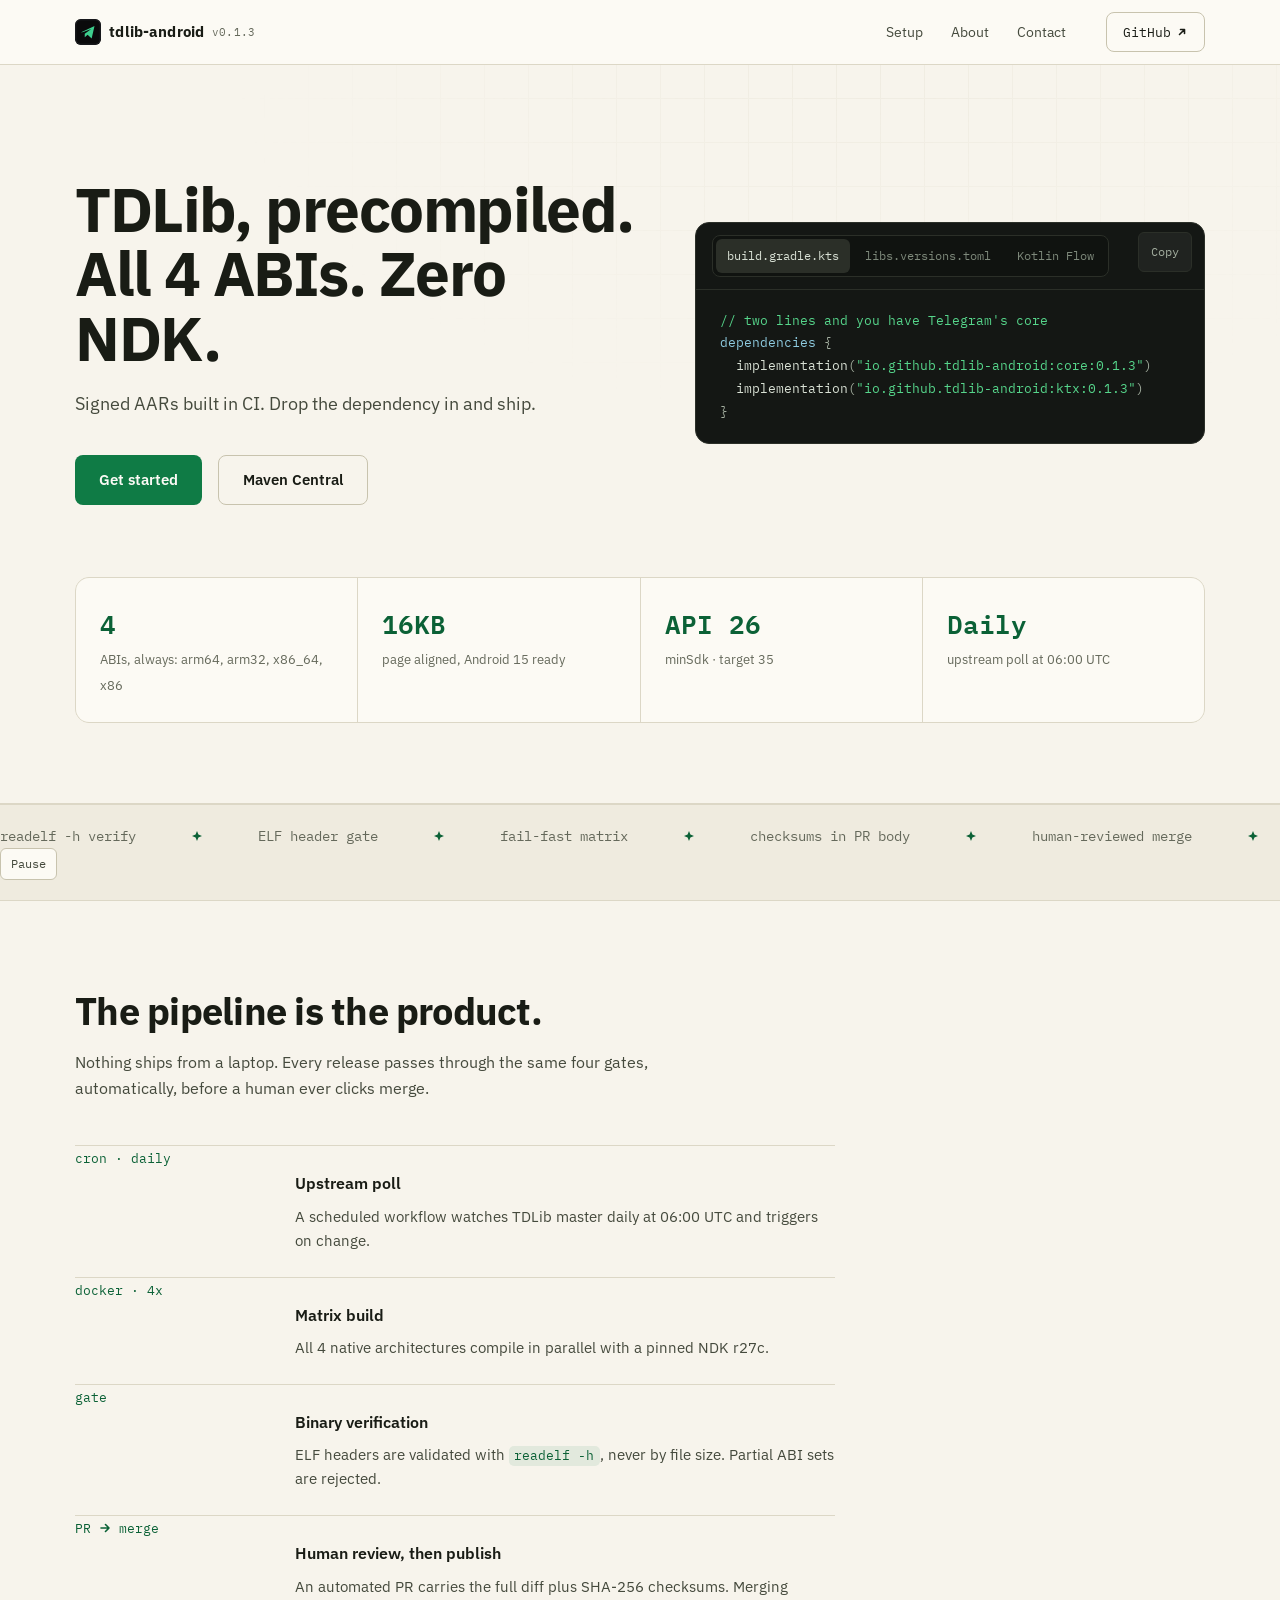
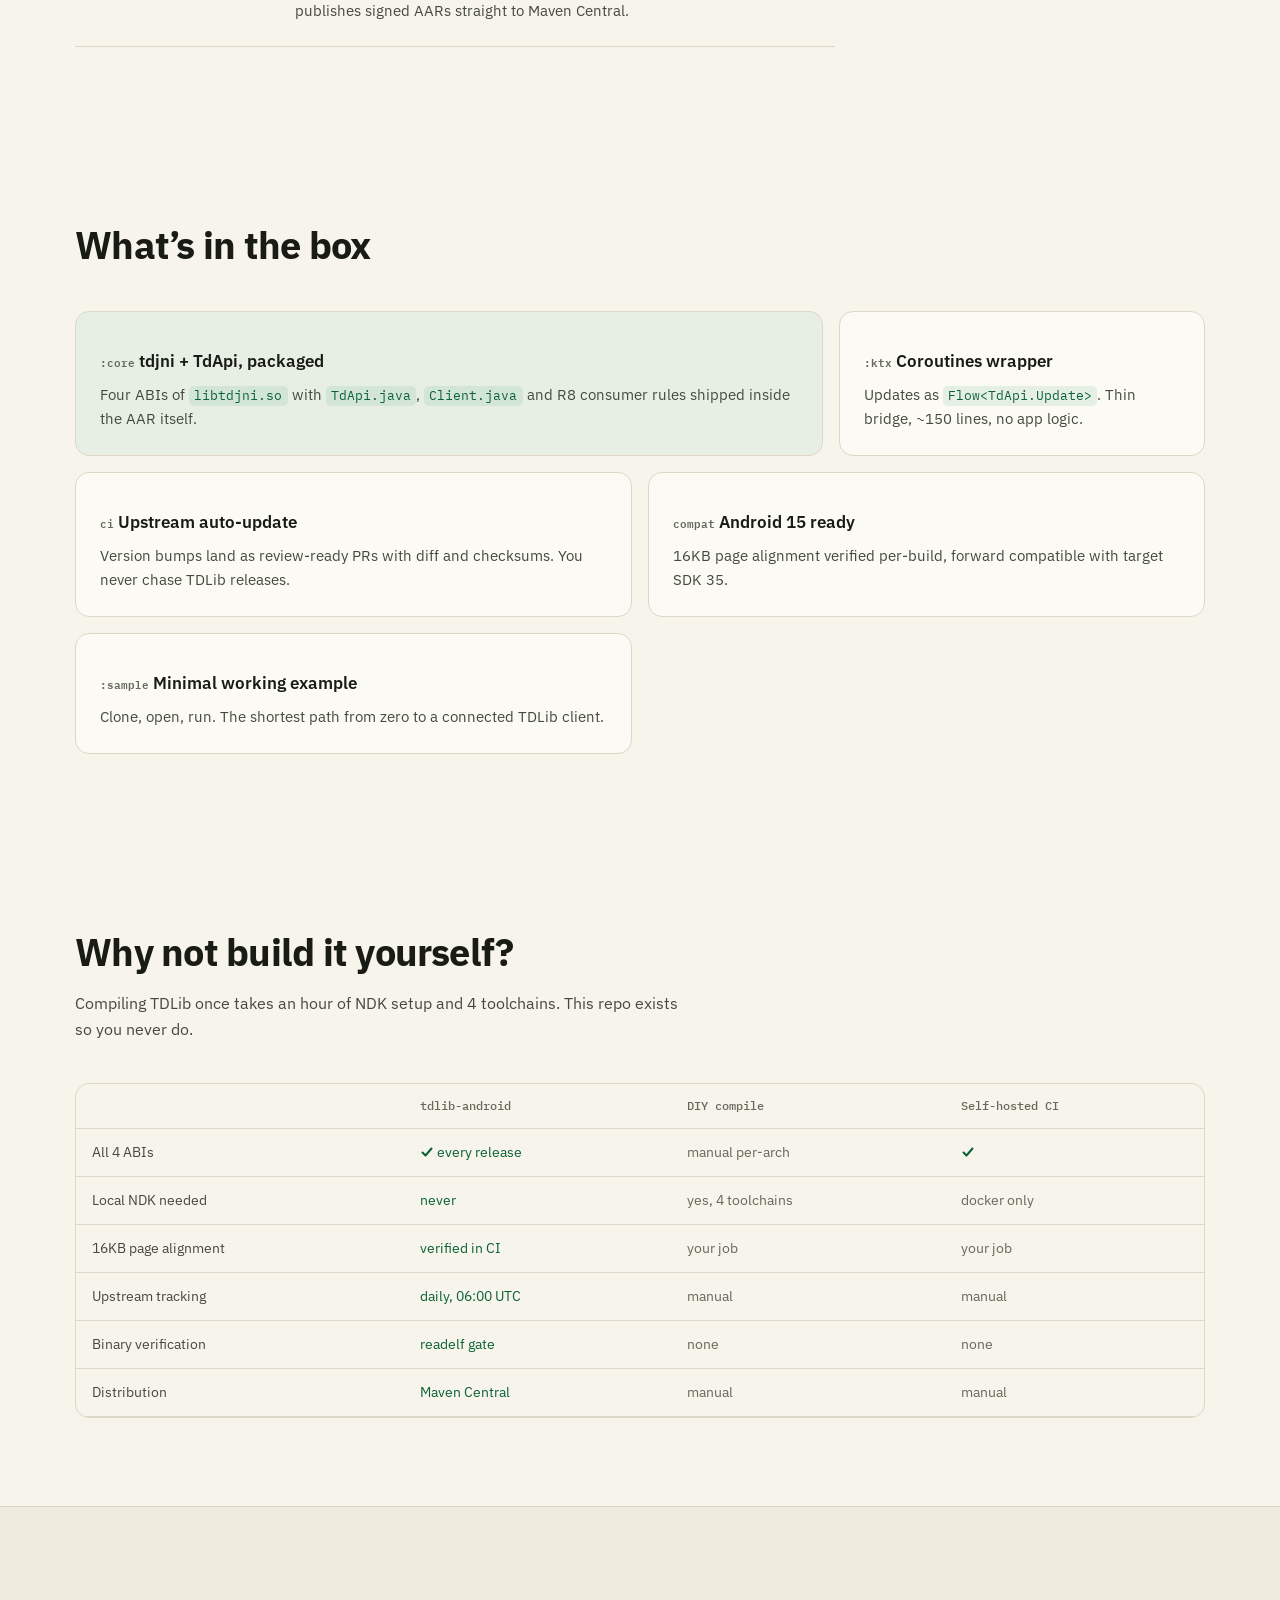
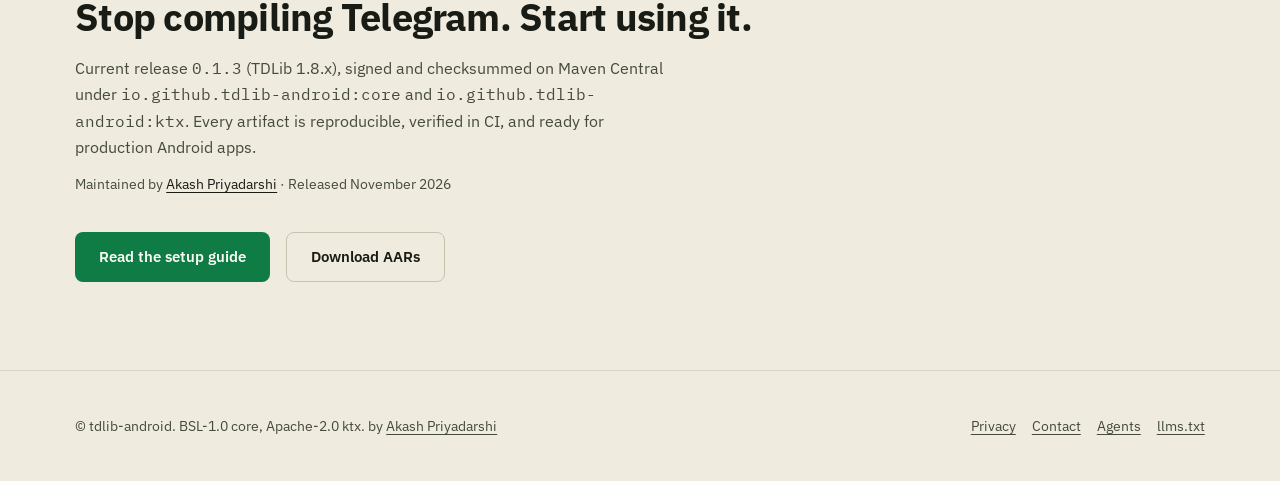
<file: docs/index.html>
<!doctype html>
<!--
Title: tdlib-android - Precompiled TDLib for Android Across All 4 ABIs
Description: CI-built TDLib AARs (arm64-v8a, armeabi-v7a, x86_64, x86), 16KB page aligned, Maven Central, Kotlin Coroutines/Flow wrapper. Zero local NDK.
-->
<html lang="en">
<head>
<meta charset="utf-8">
<meta name="viewport" content="width=device-width, initial-scale=1.0, viewport-fit=cover">
<meta name="theme-color" content="#F7F4EC">
<title>TDLib Android - Prebuilt AAR (4 ABIs, Zero NDK)</title>
<meta name="description" content="Precompiled TDLib AARs for Android on Maven Central. All 4 ABIs, 16KB page aligned, Kotlin Coroutines wrapper, and zero local NDK compilation.">
<meta name="author" content="Akash Priyadarshi">
<meta name="robots" content="index, follow, max-snippet:-1, max-image-preview:large, max-video-preview:-1">
<meta name="application-name" content="tdlib-android">
<link rel="canonical" href="https://tdlib-android.vercel.app/">
<link rel="alternate" type="text/markdown" href="/index.md">
<meta name="keywords" content="tdlib android, tdlib aar, prebuilt tdlib, telegram database library android, tdlib maven central, tdlib no ndk, tdlib 16kb page, libtdjni android">

<!-- Open Graph -->
<meta property="og:type" content="website">
<meta property="og:site_name" content="tdlib-android">
<meta property="og:title" content="TDLib Android - Prebuilt AAR (4 ABIs, Zero NDK)">
<meta property="og:description" content="Precompiled TDLib for Android. Zero NDK, Zero source compile. All 4 ABIs built by CI, shipped as signed AARs on Maven Central.">
<meta property="og:url" content="https://tdlib-android.vercel.app/">
<meta property="og:image" content="https://tdlib-android.vercel.app/og.png">
<meta property="og:image:width" content="1200">
<meta property="og:image:height" content="630">
<meta property="og:locale" content="en_US">

<!-- Twitter Card -->
<meta name="twitter:card" content="summary_large_image">
<meta name="twitter:title" content="TDLib Android - Prebuilt AAR (4 ABIs, Zero NDK)">
<meta name="twitter:description" content="Precompiled TDLib for Android. Zero NDK. All 4 ABIs, 16KB aligned, Maven Central.">
<meta name="twitter:image" content="https://tdlib-android.vercel.app/og.png">
<meta name="twitter:image:alt" content="tdlib-android – Pre-compiled TDLib for Android. Zero NDK, Maven Central, 4 ABIs.">
<meta name="twitter:site" content="@Akash__ydv001">
<meta property="og:image:alt" content="tdlib-android – Pre-compiled TDLib for Android. Zero NDK, Maven Central, 4 ABIs.">
<meta property="og:image:type" content="image/png">

<script type="application/ld+json">
{
  "@context": "https://schema.org",
  "@graph": [
    {
      "@type": "SoftwareApplication",
      "name": "tdlib-android",
      "applicationCategory": "DeveloperApplication",
      "operatingSystem": "Android 8.0+",
      "description": "Precompiled TDLib (Telegram Database Library) for Android. All 4 ABIs (arm64-v8a, armeabi-v7a, x86_64, x86), CI-built, signed AARs on Maven Central, zero local NDK compilation.",
      "softwareVersion": "0.1.3",
      "author": {"@type": "Person", "name": "Akash Priyadarshi"},
      "license": "https://www.boost.org/LICENSE_1_0.txt",
      "codeRepository": "https://github.com/AkashPriyadarshii/tdlib-android",
      "downloadUrl": "https://central.sonatype.com/artifact/io.github.tdlib-android/core/0.1.3",
      "offers": {
        "@type": "Offer",
        "price": "0",
        "priceCurrency": "USD"
      },
      "publisher": {"@type": "Organization", "name": "tdlib-android"}
    },
    {
      "@type": "FAQPage",
      "mainEntity": [
        {"@type": "Question", "name": "Do I need the Android NDK to use TDLib?", "acceptedAnswer": {"@type": "Answer", "text": "No. tdlib-android ships TDLib as prebuilt signed AARs on Maven Central - one Gradle dependency, zero NDK, zero source compilation."}},
        {"@type": "Question", "name": "Which ABIs does tdlib-android support?", "acceptedAnswer": {"@type": "Answer", "text": "All four: arm64-v8a, armeabi-v7a, x86_64 and x86. Every build is verified with readelf -h before publish."}},
        {"@type": "Question", "name": "Is tdlib-android 16KB page aligned?", "acceptedAnswer": {"@type": "Answer", "text": "Yes. AARs are 16KB page aligned, forward compatible with Android 15 and target SDK 35."}},
        {"@type": "Question", "name": "Does tdlib-android track upstream TDLib releases?", "acceptedAnswer": {"@type": "Answer", "text": "Yes. A scheduled workflow polls TDLib master daily at 06:00 UTC and opens a review-ready PR with diff and checksums on change."}}
      ]
    },
    {
      "@type": "Organization",
      "name": "tdlib-android",
      "url": "https://tdlib-android.vercel.app/",
      "logo": "https://tdlib-android.vercel.app/og.png",
      "founder": {"@type": "Person", "name": "Akash Priyadarshi"},
      "sameAs": ["https://github.com/AkashPriyadarshii/tdlib-android"]
    }
  ]
}
</script>
<link rel="icon" href="favicon.svg" type="image/svg+xml">
<link rel="icon" type="image/png" href="/favicon.png">
<link rel="apple-touch-icon" href="/favicon.png">
<link rel="preconnect" href="https://fonts.googleapis.com">
<link rel="preconnect" href="https://fonts.gstatic.com" crossorigin>
<link href="https://fonts.googleapis.com/css2?family=IBM+Plex+Sans:wght@400;500;600;700&family=IBM+Plex+Mono:wght@400;500;600&display=swap" rel="stylesheet">
<link rel="stylesheet" href="site.css">
</head>
<body>
<script>document.documentElement.classList.add('js')</script>
<a href="#main-content" class="skip-link">Skip to content</a>

<nav aria-label="Primary">
  <div class="wrap">
    <a class="brand" href="/">
      <img src="favicon.svg" alt="" width="26" height="26">
      tdlib-android <span class="v">v0.1.3</span>
    </a>
    <div class="links">
      <a href="/setup">Setup</a>
      <a href="/about">About</a>
      <a href="/contact">Contact</a>
    </div>
    <a class="gh" href="https://github.com/AkashPriyadarshii/tdlib-android">GitHub <svg aria-hidden="true" width="12" height="12" viewBox="0 0 12 12" fill="none" stroke="currentColor" stroke-width="1.6" stroke-linecap="round" stroke-linejoin="round" style="margin-left:5px;vertical-align:-1px"><path d="M3.5 8.5L8.5 3.5M4.5 3.5h4v4"/></svg></a>
  </div>
</nav>

<main id="main-content">
<header class="hero">
  <div class="wrap grid">
    <div>
      <h1>TDLib, precompiled.<br>All 4 ABIs. Zero NDK.</h1>
      <p class="lead">Signed AARs built in CI. Drop the dependency in and ship.</p>
      <div class="cta">
        <a class="btn btn-p" href="/setup">Get started</a>
        <a class="btn btn-s" href="https://central.sonatype.com/artifact/io.github.tdlib-android/core">Maven Central</a>
      </div>
    </div>
    <div class="term">
      <div class="bar">
        <div class="term-tabs" role="tablist" aria-label="Snippet format">
          <button type="button" class="term-tab active" role="tab" aria-selected="true" aria-controls="panel-gradle" id="tab-gradle">build.gradle.kts</button>
          <button type="button" class="term-tab" role="tab" aria-selected="false" aria-controls="panel-toml" id="tab-toml">libs.versions.toml</button>
          <button type="button" class="term-tab" role="tab" aria-selected="false" aria-controls="panel-flow" id="tab-flow">Kotlin Flow</button>
        </div>
        <button type="button" class="copy-btn" data-copy aria-label="Copy active snippet">Copy</button>
      </div>
      <pre id="panel-gradle" role="tabpanel" aria-labelledby="tab-gradle"><span class="c">// two lines and you have Telegram's core</span>
<span class="k">dependencies</span> {
  <span class="f">implementation</span>(<span class="s">"io.github.tdlib-android:core:0.1.3"</span>)
  <span class="f">implementation</span>(<span class="s">"io.github.tdlib-android:ktx:0.1.3"</span>)
}</pre>
      <pre id="panel-toml" role="tabpanel" aria-labelledby="tab-toml" hidden><span class="c"># gradle/libs.versions.toml</span>
[versions]
tdlib = <span class="s">"0.1.3"</span>

[libraries]
tdlib-core = { module = <span class="s">"io.github.tdlib-android:core"</span>, version.ref = <span class="s">"tdlib"</span> }
tdlib-ktx  = { module = <span class="s">"io.github.tdlib-android:ktx"</span>,  version.ref = <span class="s">"tdlib"</span> }</pre>
      <pre id="panel-flow" role="tabpanel" aria-labelledby="tab-flow" hidden><span class="k">val</span> client = <span class="f">TdClient</span>(
  filesDir = context.filesDir.absolutePath + <span class="s">"/tdlib"</span>,
  apiId = BuildConfig.TELEGRAM_API_ID,
  apiHash = BuildConfig.TELEGRAM_API_HASH
)
client.<span class="f">init</span>()

CoroutineScope(Dispatchers.IO).<span class="f">launch</span> {
  client.updates.<span class="f">collect</span> { <span class="c">/* handle UpdateNewMessage */</span> }
}</pre>
    </div>
  </div>
  <div class="wrap">
    <div class="stats rv">
      <div><b>4</b><span>ABIs, always: arm64, arm32, x86_64, x86</span></div>
      <div><b>16KB</b><span>page aligned, Android 15 ready</span></div>
      <div><b>API 26</b><span>minSdk · target 35</span></div>
      <div><b>Daily</b><span>upstream poll at 06:00 UTC</span></div>
    </div>
  </div>
</header>

<div class="strip">
  <div class="in">
    <span>readelf -h verify</span><b aria-hidden="true"><svg width="10" height="10" viewBox="0 0 10 10" fill="currentColor" aria-hidden="true"><path d="M5 0l1.4 3.6L10 5 6.4 6.4 5 10 3.6 6.4 0 5l3.6-1.4z"/></svg></b><span>ELF header gate</span><b aria-hidden="true"><svg width="10" height="10" viewBox="0 0 10 10" fill="currentColor" aria-hidden="true"><path d="M5 0l1.4 3.6L10 5 6.4 6.4 5 10 3.6 6.4 0 5l3.6-1.4z"/></svg></b><span>fail-fast matrix</span><b aria-hidden="true"><svg width="10" height="10" viewBox="0 0 10 10" fill="currentColor" aria-hidden="true"><path d="M5 0l1.4 3.6L10 5 6.4 6.4 5 10 3.6 6.4 0 5l3.6-1.4z"/></svg></b><span>checksums in PR body</span><b aria-hidden="true"><svg width="10" height="10" viewBox="0 0 10 10" fill="currentColor" aria-hidden="true"><path d="M5 0l1.4 3.6L10 5 6.4 6.4 5 10 3.6 6.4 0 5l3.6-1.4z"/></svg></b><span>human-reviewed merge</span><b aria-hidden="true"><svg width="10" height="10" viewBox="0 0 10 10" fill="currentColor" aria-hidden="true"><path d="M5 0l1.4 3.6L10 5 6.4 6.4 5 10 3.6 6.4 0 5l3.6-1.4z"/></svg></b><span>signed AARs</span><b aria-hidden="true"><svg width="10" height="10" viewBox="0 0 10 10" fill="currentColor" aria-hidden="true"><path d="M5 0l1.4 3.6L10 5 6.4 6.4 5 10 3.6 6.4 0 5l3.6-1.4z"/></svg></b>
    <span aria-hidden="true">readelf -h verify</span><b aria-hidden="true"><svg width="10" height="10" viewBox="0 0 10 10" fill="currentColor" aria-hidden="true"><path d="M5 0l1.4 3.6L10 5 6.4 6.4 5 10 3.6 6.4 0 5l3.6-1.4z"/></svg></b><span aria-hidden="true">ELF header gate</span><b aria-hidden="true"><svg width="10" height="10" viewBox="0 0 10 10" fill="currentColor" aria-hidden="true"><path d="M5 0l1.4 3.6L10 5 6.4 6.4 5 10 3.6 6.4 0 5l3.6-1.4z"/></svg></b><span aria-hidden="true">fail-fast matrix</span><b aria-hidden="true"><svg width="10" height="10" viewBox="0 0 10 10" fill="currentColor" aria-hidden="true"><path d="M5 0l1.4 3.6L10 5 6.4 6.4 5 10 3.6 6.4 0 5l3.6-1.4z"/></svg></b><span aria-hidden="true">checksums in PR body</span><b aria-hidden="true"><svg width="10" height="10" viewBox="0 0 10 10" fill="currentColor" aria-hidden="true"><path d="M5 0l1.4 3.6L10 5 6.4 6.4 5 10 3.6 6.4 0 5l3.6-1.4z"/></svg></b><span aria-hidden="true">human-reviewed merge</span><b aria-hidden="true"><svg width="10" height="10" viewBox="0 0 10 10" fill="currentColor" aria-hidden="true"><path d="M5 0l1.4 3.6L10 5 6.4 6.4 5 10 3.6 6.4 0 5l3.6-1.4z"/></svg></b><span aria-hidden="true">signed AARs</span><b aria-hidden="true"><svg width="10" height="10" viewBox="0 0 10 10" fill="currentColor" aria-hidden="true"><path d="M5 0l1.4 3.6L10 5 6.4 6.4 5 10 3.6 6.4 0 5l3.6-1.4z"/></svg></b>
  </div>
  <button type="button" class="strip-pause" aria-pressed="false" aria-label="Pause scrolling specs">Pause</button>
</div>

<section>
  <div class="wrap">
    <h2 class="sec-h rv">The pipeline is the product.</h2>
    <p class="sec-sub rv">Nothing ships from a laptop. Every release passes through the same four gates, automatically, before a human ever clicks merge.</p>
    <div class="neck" style="margin-top:44px">
      <div class="k">cron · daily</div><div class="v"><b>Upstream poll</b><p>A scheduled workflow watches TDLib master daily at 06:00 UTC and triggers on change.</p></div>
      <div class="k">docker · 4x</div><div class="v"><b>Matrix build</b><p>All 4 native architectures compile in parallel with a pinned NDK r27c.</p></div>
      <div class="k">gate</div><div class="v"><b>Binary verification</b><p>ELF headers are validated with <code>readelf -h</code>, never by file size. Partial ABI sets are rejected.</p></div>
      <div class="k">PR <svg aria-hidden="true" width="12" height="12" viewBox="0 0 12 12" fill="none" stroke="currentColor" stroke-width="1.6" stroke-linecap="round" stroke-linejoin="round" style="vertical-align:-1px"><path d="M2 6h8M6.5 2.5L10 6l-3.5 3.5"/></svg> merge</div><div class="v"><b>Human review, then publish</b><p>An automated PR carries the full diff plus SHA-256 checksums. Merging publishes signed AARs straight to Maven Central.</p></div>
    </div>
  </div>
</section>

<section>
  <div class="wrap">
    <h2 class="sec-h rv">What’s in the box</h2>
    <div class="cards" style="margin-top:44px">
      <div class="card c3 hl rv"><h3><span class="n">:core</span> tdjni + TdApi, packaged</h3><p>Four ABIs of <code>libtdjni.so</code> with <code>TdApi.java</code>, <code>Client.java</code> and R8 consumer rules shipped inside the AAR itself.</p></div>
      <div class="card c3w rv"><h3><span class="n">:ktx</span> Coroutines wrapper</h3><p>Updates as <code>Flow&lt;TdApi.Update&gt;</code>. Thin bridge, ~150 lines, no app logic.</p></div>
      <div class="card c2x rv"><h3><span class="n">ci</span> Upstream auto-update</h3><p>Version bumps land as review-ready PRs with diff and checksums. You never chase TDLib releases.</p></div>
      <div class="card c2x rv"><h3><span class="n">compat</span> Android 15 ready</h3><p>16KB page alignment verified per-build, forward compatible with target SDK 35.</p></div>
      <div class="card c2x rv"><h3><span class="n">:sample</span> Minimal working example</h3><p>Clone, open, run. The shortest path from zero to a connected TDLib client.</p></div>
    </div>
  </div>
</section>

<section>
  <div class="wrap">
    <h2 class="sec-h rv">Why not build it yourself?</h2>
    <p class="sec-sub rv">Compiling TDLib once takes an hour of NDK setup and 4 toolchains. This repo exists so you never do.</p>
    <div class="twrap" style="margin-top:40px">
      <table>
        <thead><tr><th scope="col"><span class="sr-only">Feature</span></th><th scope="col">tdlib-android</th><th scope="col">DIY compile</th><th scope="col">Self-hosted CI</th></tr></thead>
        <tbody>
          <tr><td>All 4 ABIs</td><td class="y"><svg aria-hidden="true" width="14" height="14" viewBox="0 0 14 14" fill="none" stroke="currentColor" stroke-width="2" stroke-linecap="round" stroke-linejoin="round" style="vertical-align:-2px"><path d="M2.5 7.5L5.5 10.5L11.5 3.5"/></svg> every release</td><td class="td-n">manual per-arch</td><td class="y"><svg aria-hidden="true" width="14" height="14" viewBox="0 0 14 14" fill="none" stroke="currentColor" stroke-width="2" stroke-linecap="round" stroke-linejoin="round" style="vertical-align:-2px"><path d="M2.5 7.5L5.5 10.5L11.5 3.5"/></svg></td></tr>
          <tr><td>Local NDK needed</td><td class="y">never</td><td class="td-n">yes, 4 toolchains</td><td class="td-n">docker only</td></tr>
          <tr><td>16KB page alignment</td><td class="y">verified in CI</td><td class="td-n">your job</td><td class="td-n">your job</td></tr>
          <tr><td>Upstream tracking</td><td class="y">daily, 06:00 UTC</td><td class="td-n">manual</td><td class="td-n">manual</td></tr>
          <tr><td>Binary verification</td><td class="y">readelf gate</td><td class="td-n">none</td><td class="td-n">none</td></tr>
          <tr><td>Distribution</td><td class="y">Maven Central</td><td class="td-n">manual</td><td class="td-n">manual</td></tr>
        </tbody>
      </table>
    </div>
  </div>
</section>

<section class="final">
  <div class="wrap">
    <h2 class="sec-h rv">Stop compiling Telegram. Start using it.</h2>
    <p class="sec-sub rv">Current release <span class="mono">0.1.3</span> (TDLib 1.8.x), signed and checksummed on Maven Central under <span class="mono">io.github.tdlib-android:core</span> and <span class="mono">io.github.tdlib-android:ktx</span>. Every artifact is reproducible, verified in CI, and ready for production Android apps.</p>
    <p class="sec-sub rv" style="margin-top:12px;font-size:.9rem">Maintained by <a href="https://akashpriyadarshi.is-a.dev" target="_blank" rel="noopener">Akash Priyadarshi</a> &middot; Released November 2026</p>
    <div class="cta rv">
      <a class="btn btn-p" href="/setup">Read the setup guide</a>
      <a class="btn btn-s" href="https://github.com/AkashPriyadarshii/tdlib-android/releases">Download AARs</a>
    </div>
  </div>
</section>
</main>

<footer>
  <div class="wrap">
    <span>© tdlib-android. BSL-1.0 core, Apache-2.0 ktx. by <a href="https://akashpriyadarshi.is-a.dev" target="_blank" rel="noopener">Akash Priyadarshi</a></span>
    <div class="r">
      <a href="/privacy">Privacy</a><a href="/contact">Contact</a><a href="/agent-instructions.md">Agents</a><a href="/llms.txt">llms.txt</a>
    </div>
  </div>
</footer>


<div class="sr-only" role="status" aria-live="polite" id="copy-status"></div>
<script>
const io=new IntersectionObserver(es=>es.forEach(e=>e.isIntersecting&&e.target.classList.add('on')),{threshold:.15});
document.querySelectorAll('.rv').forEach(el=>io.observe(el));

var stripPauseBtn = document.querySelector('.strip-pause');
var stripTrack = document.querySelector('.strip .in');
if (stripPauseBtn && stripTrack) {
  stripPauseBtn.addEventListener('click', function(){
    var paused = stripTrack.style.animationPlayState === 'paused';
    stripTrack.style.animationPlayState = paused ? 'running' : 'paused';
    stripPauseBtn.setAttribute('aria-pressed', paused ? 'false' : 'true');
    stripPauseBtn.setAttribute('aria-label', paused ? 'Pause scrolling specs' : 'Play scrolling specs');
    stripPauseBtn.textContent = paused ? 'Pause' : 'Play';
  });
}

var termTabs = document.querySelectorAll('.term-tab');
var termPanels = document.querySelectorAll('.term [role="tabpanel"]');
termTabs.forEach(function(tab){
  tab.addEventListener('click', function(){
    termTabs.forEach(function(t){ t.classList.remove('active'); t.setAttribute('aria-selected', 'false'); });
    termPanels.forEach(function(p){ p.hidden = true; });
    tab.classList.add('active');
    tab.setAttribute('aria-selected', 'true');
    var target = document.getElementById(tab.getAttribute('aria-controls'));
    if (target) target.hidden = false;
  });
});

var copyStatus = document.getElementById('copy-status');
document.querySelectorAll('[data-copy]').forEach(function(btn){
  btn.addEventListener('click', function(){
    var snippet = document.querySelector('.term [role="tabpanel"]:not([hidden])');
    var text = snippet ? (snippet.innerText || snippet.textContent || '').replace(/\u00a0/g,' ') : '';
    if(!text) return;
    navigator.clipboard.writeText(text).then(function(){
      btn.textContent = 'Copied';
      btn.classList.add('copied');
      if (copyStatus) copyStatus.textContent = 'Copied';
      setTimeout(function(){
        btn.textContent = 'Copy';
        btn.classList.remove('copied');
        if (copyStatus) copyStatus.textContent = '';
      }, 1600);
    }).catch(function(){
      btn.textContent = 'Copy failed';
      if (copyStatus) copyStatus.textContent = 'Copy failed';
      setTimeout(function(){
        btn.textContent = 'Copy';
        if (copyStatus) copyStatus.textContent = '';
      }, 1600);
    });
  });
});

// Local static preview routing
(function(){
  if (location.hostname === 'localhost' || location.hostname === '127.0.0.1' || location.protocol === 'file:') {
    document.querySelectorAll('a[href^="/"]').forEach(function(a) {
      var href = a.getAttribute('href');
      if (href === '/') {
        a.setAttribute('href', '/index.html');
      } else if (!href.includes('.') && !href.includes('#')) {
        a.setAttribute('href', href + '.html');
      }
    });
  }
})();
</script>
</body>
</html>
</file>
<file: docs/site.css>
/* Hallmark · tdlib-android · paper datasheet · posture: restrained · nav: blur hairline · footer: paper band · hero: asymmetric split with dark instrument */
/* critique: paper datasheet, one green signal, dark instrument; waivers: mono labels (instrument voice), accented hero word (signature, once per page), no disabled states (no form controls), 2px-off-scale values (optical) */
/* tdlib-android — engineering-datasheet workbench (light paper, one green signal, one dark instrument) */
:root{
  /* paper */
  --bg:#f7f4ec; --bg2:#efebdf; --panel:#fcfaf4;
  /* ink ramp */
  --ink:#191c15; --dim:#454a3d; --mut:#65695b;
  /* hairlines */
  --line:#dcd7c6; --line2:#c8c3ae;
  /* the one signal */
  --ac:#0f7b45; --ac-hover:#0b6136; --ac-soft:rgba(15,123,69,.09);
  /* the dark instrument */
  --term-bg:#141714; --term-border:#2b2f28; --term-ink:#d9e1d5; --term-dim:#a3ae9f; --term-mut:#7e897b; --term-ac:#56d68b; --term-kw:#8ecbe0;
  /* misc */
  --on-ac:#fbfaf5; --on-ink:#f7f4ec;
  --bmc:#ffdd00;
  --shadow-soft:rgba(25,28,21,.16); --copybg:rgba(255,255,255,.05); --copybgh:rgba(255,255,255,.11);
  --mono:'IBM Plex Mono',ui-monospace,monospace;
  --sans:'IBM Plex Sans',system-ui,sans-serif;
  --r:8px; --r-lg:14px;
}
*{margin:0;padding:0;box-sizing:border-box}
html,body{overflow-x:clip}
html{scroll-behavior:smooth;scroll-padding-block-start:72px}
::selection{background:var(--ac);color:var(--on-ac)}
:focus-visible{outline:2px solid var(--ac);outline-offset:3px}
body{background:var(--bg);color:var(--dim);font:16px/1.65 var(--sans);-webkit-font-smoothing:antialiased}
.wrap{max-width:min(1180px,92vw);margin:0 auto;padding:0 24px}
a,button,.btn{-webkit-tap-highlight-color:transparent}
a{color:var(--ink);text-decoration:underline;text-underline-offset:3px;text-decoration-thickness:1px}
@media(hover:hover){a:hover{color:var(--ac);}}
a:focus-visible,button:focus-visible,.btn:focus-visible{outline:2px solid var(--ac);outline-offset:3px}
code,pre,kbd,.mono{font-family:var(--mono);font-variant-numeric:tabular-nums}
code{background:var(--ac-soft);color:var(--ac-hover);padding:.1em .4em;border-radius:5px;font-size:.9em}
h1,h2,h3,h4{color:var(--ink);text-wrap:balance}
p,.lead,.sec-sub{text-wrap:pretty}

/* accessibility skip-link */
.skip-link{position:absolute;top:-999px;left:8px;z-index:999;background:var(--ac);color:var(--on-ac);padding:8px 16px;border-radius:0 0 8px 8px;font-size:14px;font-weight:600;text-decoration:none}
.skip-link:focus{top:0}

/* nav — paper hairline */
nav,nav.nav{position:sticky;top:0;z-index:50;border-bottom:1px solid var(--line);
  background:var(--panel)}
nav.nav .nav-inner{display:flex;align-items:center;height:64px;max-width:min(1180px,92vw);margin:0 auto;padding:0 24px}
nav .wrap,nav .container{display:flex;width:100%}
nav .wrap{align-items:center;gap:28px;height:64px}
.brand,.nav-brand{display:flex;align-items:center;gap:8px;color:var(--ink);font-weight:700;font-size:15px;letter-spacing:.01em;text-decoration:none}
@media(hover:hover){.brand:hover,.nav-brand:hover{color:var(--ink);text-decoration:none}}
.brand img,.nav-brand img{width:26px;height:26px}
.brand .v,.nav-brand .v{color:var(--mut);font-family:var(--mono);font-size:11px;font-weight:400}
nav .links,nav .nav-links{margin-left:auto;display:flex;gap:4px}
nav .links a,nav .nav-links a{color:var(--dim);font-size:13.5px;padding:8px 12px;border-radius:8px;min-height:40px;display:inline-flex;align-items:center;text-decoration:none}
@media(hover:hover){nav .links a:hover,nav .nav-links a:hover{color:var(--ink);background:var(--panel);text-decoration:none}}
nav .links a.active,nav .nav-links a.active{color:var(--ac);font-weight:600}
nav .gh{border:1px solid var(--line2);border-radius:8px;padding:8px 16px;color:var(--ink);font-family:var(--mono);font-size:12.5px;min-height:40px;display:inline-flex;align-items:center;text-decoration:none}
@media(hover:hover){nav .gh:hover{background:var(--ac-soft);color:var(--ac-hover)}}
@media(max-width:768px){
  html,body{max-width:100vw;overflow-x:clip}
  .wrap{width:100%;max-width:100%;padding:0 16px}
  .hero{padding:56px 0 48px}
  .hero .grid>*{min-width:0;max-width:100%}
  .term{min-width:0;max-width:100%}
  nav .wrap,nav .nav-inner{width:100%;max-width:100%;height:auto;padding:12px 16px;flex-wrap:wrap;gap:8px;box-sizing:border-box}
  nav .links,nav .nav-links{order:3;margin-left:0;width:100%;overflow-x:auto;padding:0 0 8px;gap:8px;-webkit-overflow-scrolling:touch;scrollbar-width:none;-ms-overflow-style:none}
  nav .links::-webkit-scrollbar,nav .nav-links::-webkit-scrollbar{display:none}
  nav .links a,nav .nav-links a{font-size:13px;padding:8px 12px;background:var(--panel);border:1px solid var(--line2);white-space:nowrap;flex-shrink:0;min-height:40px}
  nav .gh{order:2;margin-left:auto;padding:8px 12px;font-size:12px;min-height:40px}
}

/* hero — ruled paper, asymmetric split */
.hero{position:relative;padding:96px 0 80px;overflow:clip;border-bottom:1px solid var(--line)}
.hero::before{content:"";position:absolute;inset:0;pointer-events:none;
  background:
   repeating-linear-gradient(0deg,var(--line) 0 1px,transparent 1px 44px),
   repeating-linear-gradient(90deg,var(--line) 0 1px,transparent 1px 44px);
  opacity:.28;mask-image:radial-gradient(820px 460px at 68% 0%,var(--on-ac) 0%,transparent 78%);-webkit-mask-image:radial-gradient(820px 460px at 68% 0%,var(--on-ac) 0%,transparent 78%)}
.hero .wrap{position:relative}
.hero .grid{display:grid;grid-template-columns:minmax(0,1.05fr) minmax(0,.95fr);gap:56px;align-items:center}
@media(max-width:900px){.hero .grid{grid-template-columns:minmax(0,1fr);gap:40px}}
.hero .tag{font-family:var(--mono);font-size:12px;color:var(--ac-hover)}
.hero h1{font-size:clamp(40px,5.4vw,62px);line-height:1.04;letter-spacing:-.025em;font-weight:700;margin:16px 0 0;overflow-wrap:break-word;min-width:0}
.hero h1 em{font-style:normal;color:var(--ac)}
.hero p.lead{margin-top:20px;color:var(--dim);font-size:17.5px;max-width:30rem}
.cta{display:flex;gap:16px;margin-top:36px;flex-wrap:wrap}
.btn{display:inline-flex;align-items:center;gap:8px;border-radius:8px;padding:12px 24px;
  font-weight:600;font-size:14.5px;transition:transform .15s,background .15s,border-color .15s;min-height:44px;text-decoration:none}
@media(hover:hover){.btn:hover{text-decoration:none;transform:translateY(-1px)}}
.btn:active{transform:scale(.98)}
.btn-p{background:var(--ac);color:var(--on-ac)}
@media(hover:hover){.btn-p:hover{background:var(--ac-hover);color:var(--on-ac)}}
.btn-s{border:1px solid var(--line2);color:var(--ink)}
@media(hover:hover){.btn-s:hover{border-color:var(--ink);color:var(--ink)}}

/* the dark instrument */
.term{border:1px solid var(--term-border);border-radius:var(--r-lg);background:var(--term-bg);
  position:relative}
.term .bar{display:flex;align-items:center;gap:8px;padding:12px 16px;border-bottom:1px solid var(--term-border)}
.term .bar span{margin-right:auto;font-family:var(--mono);font-size:11.5px;color:var(--term-mut)}
.term pre{padding:20px 24px;font-size:13px;line-height:1.75;overflow-x:auto;color:var(--term-dim);margin:0}
.term .c{color:var(--term-ac)}
.term .k{color:var(--term-kw)}
.term .s{color:var(--term-ac)}
.term .f{color:var(--term-ink)}
.term .copy-btn{position:absolute;top:9px;right:12px;background:var(--copybg);border:1px solid var(--term-border);color:var(--term-dim);border-radius:6px;padding:4px 12px;font-family:var(--mono);font-size:11.5px;cursor:pointer;z-index:2;display:inline-flex;align-items:center;min-height:40px}
@media(hover:hover){.term .copy-btn:hover{background:var(--copybgh);color:var(--term-ink)}}
.term .copy-btn.copied{background:var(--term-ac);border-color:var(--term-ac);color:var(--term-bg)}

/* datasheet stat row */
.stats{display:grid;grid-template-columns:repeat(4,minmax(0,1fr));gap:1px;background:var(--line);
  border:1px solid var(--line);border-radius:var(--r-lg);overflow:hidden;margin-top:72px}
.stats>div{background:var(--panel);padding:24px 24px}
.stats b{display:block;font-family:var(--mono);font-size:26px;color:var(--ac-hover);font-weight:600;font-variant-numeric:tabular-nums}
.stats span{color:var(--mut);font-size:13px}
@media(max-width:768px){.stats{grid-template-columns:repeat(2,minmax(0,1fr))}}
@media(max-width:420px){.stats{grid-template-columns:minmax(0,1fr)}}

/* sections */
section{padding:88px 0}
.sec-h{font-size:clamp(28px,3.2vw,38px);letter-spacing:-.02em;font-weight:700;line-height:1.15}
.sec-sub{color:var(--dim);margin-top:16px;max-width:38rem}
.neck{display:grid;grid-template-columns:minmax(0,1fr);gap:0;max-width:760px}
@media(min-width:860px){.neck{grid-template-columns:220px minmax(0,1fr)}}
.neck{border-top:1px solid var(--line)}
.neck>div{padding:24px 0;border-bottom:1px solid var(--line)}
.neck .k{font-family:var(--mono);font-size:13px;color:var(--ac-hover);padding-top:2px}
.neck .v b{font-size:16px;font-weight:600;color:var(--ink)}
.neck .v p{color:var(--dim);font-size:14.5px;margin-top:8px}

/* feature cards: asymmetric receipts */
.cards{display:grid;grid-template-columns:repeat(6,minmax(0,1fr));gap:16px}
.card{background:var(--panel);border:1px solid var(--line);border-radius:var(--r-lg);
  padding:24px;position:relative;overflow:clip;transition:border-color .2s,transform .2s}
@media(hover:hover){.card:hover{border-color:var(--line2);transform:translateY(-2px)}}
.card h3{font-size:16.5px;font-weight:600;margin-top:12px;color:var(--ink)}
.card p{color:var(--dim);font-size:14.5px;margin-top:8px}
.card .n{font-family:var(--mono);font-size:11px;color:var(--mut)}
.c3{grid-column:span 4}.c3w{grid-column:span 2}
.c2x{grid-column:span 3}
@media(max-width:820px){.c3,.c3w,.c2x{grid-column:span 6}}
.card.hl{background:color-mix(in srgb,var(--ac) 9%,var(--panel))}

/* comparison table — datasheet */
table{width:100%;border-collapse:collapse;font-size:14px;font-variant-numeric:tabular-nums}
th,td{text-align:left;padding:12px 16px;border-bottom:1px solid var(--line)}
th{font-family:var(--mono);font-size:12px;color:var(--mut);font-weight:500}
td.y{color:var(--ac-hover)}.td-n{color:var(--mut)}
@media(hover:hover){tbody tr:hover{background:var(--panel)}}
.twrap{overflow-x:auto;border:1px solid var(--line);border-radius:var(--r-lg)}

/* datasheet strip */
.strip{border-block:1px solid var(--line);padding:20px 0;overflow:clip;background:var(--bg2)}
.strip:hover .in,.strip:focus-within .in{animation-play-state:paused}
.strip .in{display:flex;gap:56px;white-space:nowrap;width:max-content;animation:mq 30s linear infinite;
  font-family:var(--mono);font-size:14px;color:var(--mut);font-variant-numeric:tabular-nums}
.strip .in b{color:var(--ac-hover);font-weight:500}
@keyframes mq{to{transform:translateX(-50%)}}

/* cta + footer */
.final{text-align:left;border-block:1px solid var(--line);background:var(--bg2)}
.footer,footer{padding:44px 0;color:var(--dim);font-size:13.5px;background:var(--bg2)}
footer .wrap{display:flex;flex-wrap:wrap;gap:16px;align-items:center}
footer .r{margin-left:auto;display:flex;gap:16px}
footer a{color:var(--dim)}
@media(hover:hover){footer a:hover{color:var(--ac-hover)}}

/* floating support chip */
.bmc-float{position:fixed;right:calc(12px + env(safe-area-inset-right));bottom:calc(12px + env(safe-area-inset-bottom));z-index:60;display:flex;align-items:center;justify-content:center;width:44px;height:44px;border-radius:9999px;border:1px solid transparent;background:var(--bmc);color:var(--ink);box-shadow:0 8px 24px var(--shadow-soft);transition:transform .2s ease}
@media(hover:hover){.bmc-float:hover{transform:scale(1.05)}}
.bmc-float:active{transform:scale(.96)}
.bmc-float svg{width:18px;height:18px}

/* accessibility & marquee controls */
.term-tabs{display:flex;gap:4px;flex-wrap:wrap;background:#101310;padding:3px;border-radius:8px;border:1px solid var(--term-border)}
.term-tab{background:transparent;border:1px solid transparent;border-radius:6px;color:var(--term-mut);font-family:var(--mono);font-size:12px;padding:6px 10px;min-height:34px;cursor:pointer;transition:color .15s,background .15s,transform .15s}
.term-tab.active{color:var(--term-ink);background:var(--term-border)}
.term-tab:active{transform:scale(.97)}
@media(hover:hover){.term-tab:hover{color:var(--term-ink)}}
.sr-only{position:absolute;width:1px;height:1px;padding:0;margin:-1px;overflow:hidden;clip:rect(0,0,0,0);white-space:nowrap;border:0}
.strip-pause{background:var(--panel);border:1px solid var(--line2);color:var(--dim);border-radius:6px;padding:4px 10px;font-family:var(--mono);font-size:11.5px;cursor:pointer;min-height:32px;display:inline-flex;align-items:center}
@media(hover:hover){.strip-pause:hover{border-color:var(--ink);color:var(--ink)}}

/* reveal — visible at rest */
html.js .rv{opacity:1;transform:none;transition:opacity .6s cubic-bezier(.16,1,.3,1),transform .6s cubic-bezier(.16,1,.3,1)}
html.js .rv.on{opacity:1;transform:none}

@media(prefers-reduced-motion:reduce){
  html{scroll-behavior:auto}
  .strip .in{animation:none;flex-wrap:wrap;width:auto}
  html.js .rv{opacity:1;transform:none;transition:none}
  .bmc-float,.btn,.card{transition:none}
}
@media print{.bmc-float{display:none}html.js .rv{opacity:1!important;transform:none!important}}

/* footer nav hairline separators */
.foot-row a:not(:first-child){margin-left:12px;padding-left:12px;border-left:1px solid var(--line2)}
.footer nav a:not(:first-child){margin-left:12px;padding-left:12px;border-left:1px solid var(--line2)}
</file>
